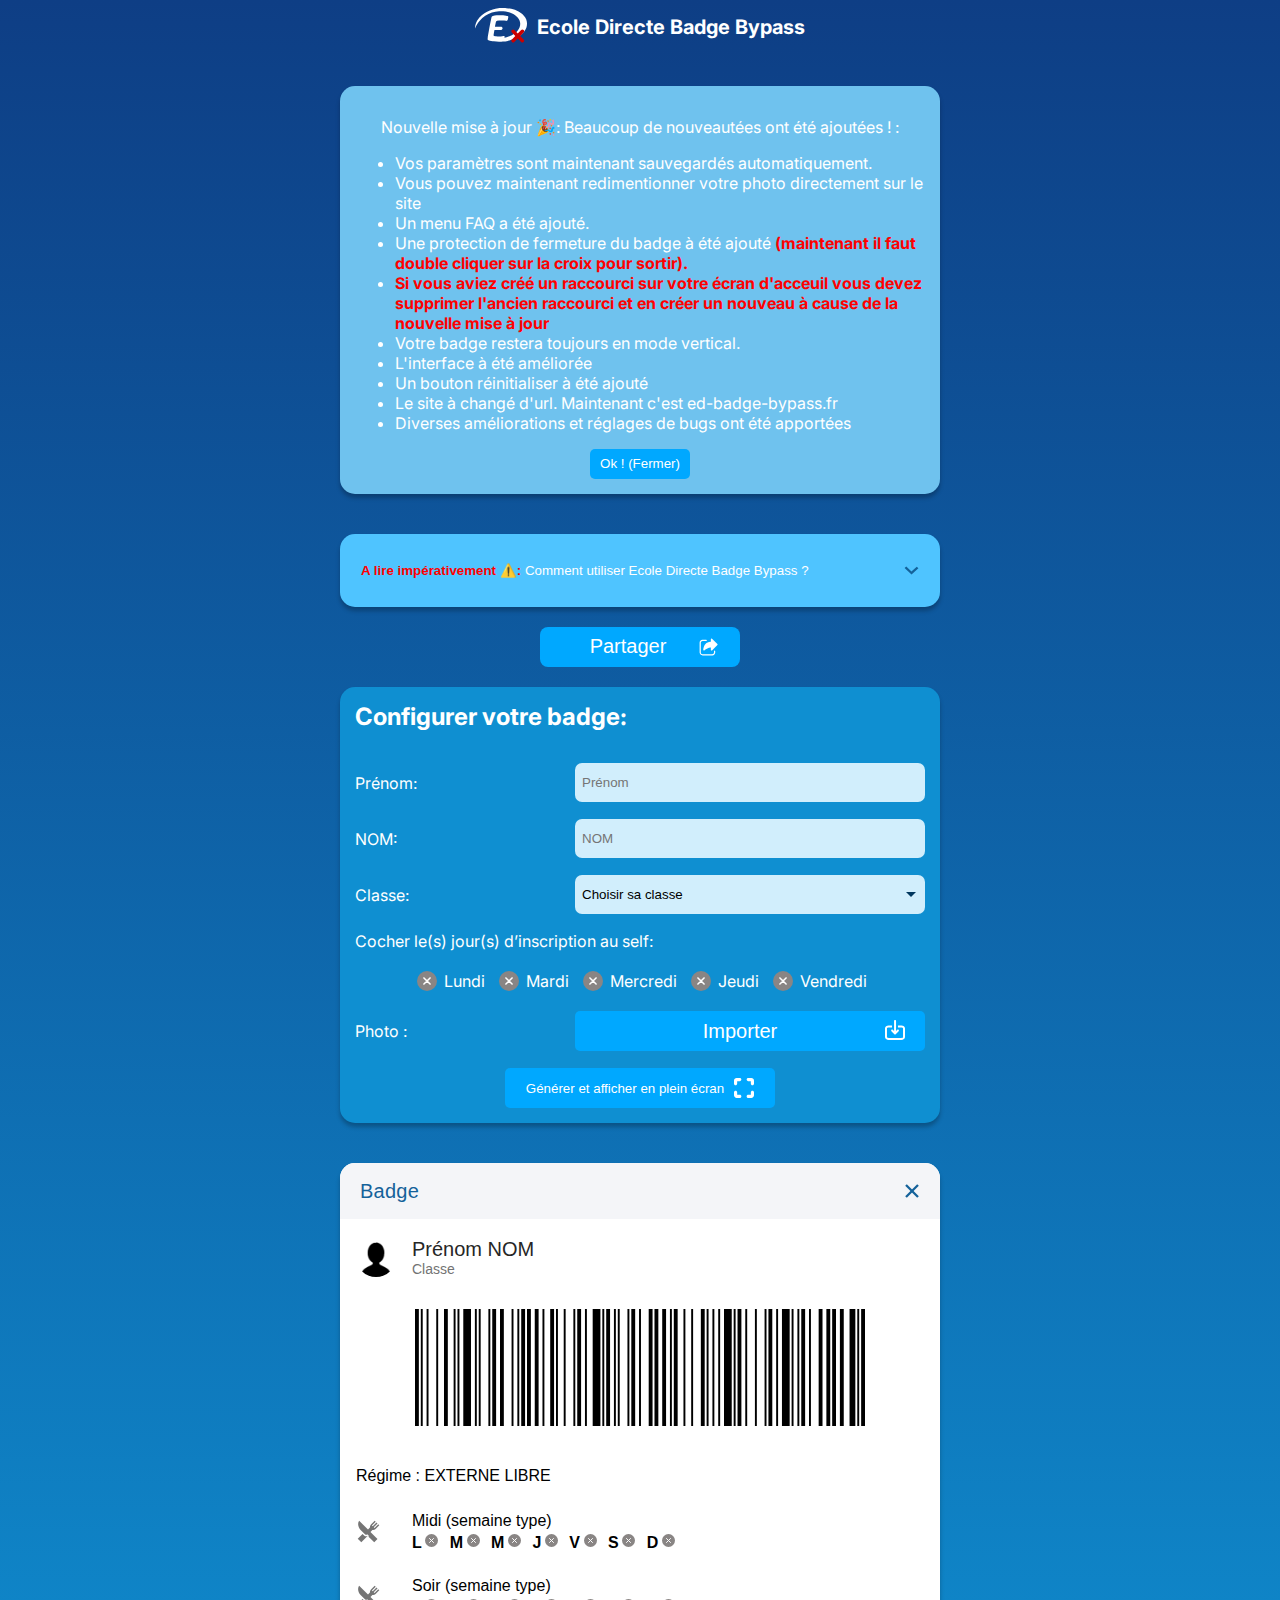
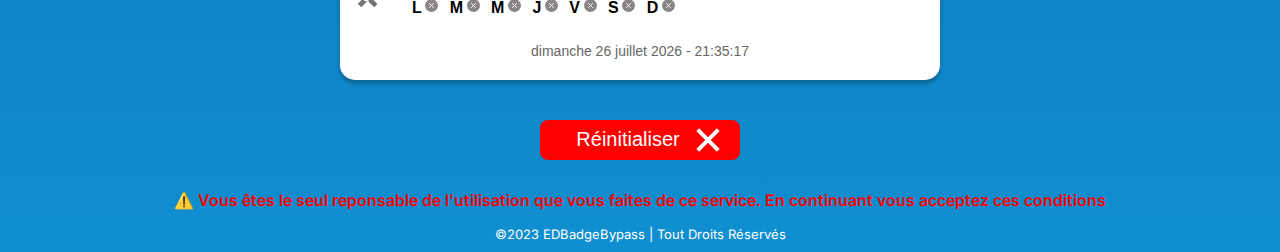
<file: index.html>
<!DOCTYPE html>
<html lang="en">

<head>
    <meta charset="UTF-8">
    <meta http-equiv="X-UA-Compatible" content="IE=edge">
    <meta name="viewport" content="width=device-width, initial-scale=1.0">
    <title>Ecole Directe Badge Bypass</title>
    <link rel="icon" href="images/logo3test.svg" type="image/svg+xml">
    <link type="text/css" rel="stylesheet" href="style.css">
    <link rel="stylesheet" href="https://fonts.googleapis.com/css?family=Inter">
    <meta name="apple-mobile-web-app-capable" content="yes">
    <meta name="theme-color" content="#f4f5f8" />
    <link rel="apple-touch-icon" href="icon.png">
    <link rel="stylesheet" href="https://cdnjs.cloudflare.com/ajax/libs/font-awesome/5.15.3/css/all.min.css">

    <!-- Google tag (gtag.js) -->
    <script async src="https://www.googletagmanager.com/gtag/js?id=G-3LVTY5N4B1"></script>
    <script>
        window.dataLayer = window.dataLayer || [];
        function gtag() { dataLayer.push(arguments); }
        gtag('js', new Date());

        gtag('config', 'G-3LVTY5N4B1');
    </script>

</head>
<!-- top bar grise sur iphone plus gros logo iphone  -->

<body>
    <div id="background" class="background">
        <header>
            <div onclick="redirecttogif()" class="container">
                <div class="logo">
                    <img src="images/logo.svg" alt="logo">
                </div>
                <div class="title">
                    <h1>Ecole Directe Badge Bypass</h1>
                </div>
            </div>

        </header>
        <div class="loader">
            <img src="images/logo.svg" alt="logo">
        </div>
        <div class="content">
            <div class="popup" id="container">
                <div class="padding" style="display: block;">
                    <p class="popuptext">Nouvelle mise à jour 🎉: Beaucoup de nouveautées ont été ajoutées ! :
                    <ul>
                        <li>Vos
                            paramètres sont maintenant sauvegardés automatiquement.</li>
                        <li> Vous pouvez maintenant redimentionner
                            votre photo directement sur le site</li>
                        <li>Un menu FAQ a été ajouté.</li>
                        <li>Une protection de fermeture du badge à été ajouté
                            <strong style="color:red">(maintenant il faut double cliquer sur la croix pour sortir).
                        </li>
                        <li> Si vous aviez créé un raccourci sur votre écran d'acceuil vous devez supprimer l'ancien
                            raccourci et en créer un nouveau à cause de la nouvelle mise à jour</strong></li>
                        <li> Votre badge restera toujours en
                            mode vertical.</li>
                        <li>L'interface à été améliorée</li>
                        <li>Un bouton réinitialiser à été ajouté</li>
                        <li> Le site à changé d'url. Maintenant c'est ed-badge-bypass.fr</li>
                        <li>Diverses améliorations et réglages de bugs ont été apportées</li>
                    </ul>
                    </p>
                    <button onclick="hide()" class="popupclose">Ok ! (Fermer)</button>
                </div>
            </div>

            <div id="faq" class="faq-menu">
                <div class="padding" style="display: block">
                    <button class="toggle-faq-button" onclick="toggleFaq()">
                        <div class="faq-button-content">
                            <p><strong style="color: red;">A lire impérativement ⚠️:</strong> Comment utiliser Ecole
                                Directe Badge Bypass ?
                            </p>
                            <img src="images/Sharp_arrow.svg" class="arrow-icon"></img>
                        </div>
                    </button>
                    <div class="faq-content" style="max-height: 0;">
                        <div class="padding" style="display: block">
                            <h2>FAQ - Comment utiliser Ecole Directe Badge Bypass correctement ?</h2>
                            <ul>
                                <li><strong>Q :</strong> A quoi sa sert ?</li>
                                <li><strong>R :</strong> Ce site internet vous permet de <strong>créer un badge Ecole
                                        Directe Personnalisé</strong> si école directe ne fonctionne pas par exemple.
                                    L'utilisation que vous en faites n'engages que
                                    vous
                                    et ne me regarde pas</li>
                                <br>
                                <li><strong>Q :</strong> Ceci permet il de remplacer un badge école directe classique ?
                                </li>
                                <li><strong>R :</strong> <strong>Non.</strong> L'utilisation que vous faites de ce
                                    service n'engage que vous</li>
                                <br>
                                <li><strong>Q :</strong> Comment l'utiliser ?</li>
                                <li><strong>R :</strong> <strong>Remplissez les champs avec vos informations, puis
                                        cliquez sur
                                        "générer et afficher en plein écran"</strong> pour afficher votre badge comme
                                    sur école
                                    directe.</li>
                                <br>
                                <li><strong>Q :</strong> Comment sortir du mode plein écran ?</li>
                                <li><strong>R :</strong> Pour sortir du mode plein écran vous devez <strong>appuyer 2
                                        fois sur la croix en
                                        haut à
                                        droite</strong></li>
                                <br>
                                <li><strong>Q :</strong> Sa ne marche pas sur mon iPhone ! </li>
                                <li><strong>R :</strong> Le mode plein écran n'est pas disponible sur iPhone à cause
                                    d'une
                                    limitation d'iOS. Pour contourner ce problème, vous pouvez <strong>ajouter le site à
                                        votre écran d'accueil</strong> en suivant les étapes décrites plus bas</li>
                                <br>
                                <li><strong>Q :</strong> Comment récupérer ma photo Ecole Directe ?</li>
                                <li><strong>R :</strong> Vous pouvez récupérer votre photo Ecole Directe en
                                    <strong>prenant
                                        une capture d'écran de votre badge et en rognant la capture d'écran autour de
                                        votre
                                        photo.</strong> Si vous avez déja récupérer la photo autrement vous pouvez
                                    l'utiliser. Sinon vous pouvez utiliser un selfie ou laisser sans photo mais cela
                                    sera
                                    moins ressemblant au vrai badge. Un système sera implémenté dans le futur pour
                                    récupére
                                    la photo automatiquement
                                </li>
                                <br>
                                <li><strong>Q :</strong> Je ne trouve pas ma classe dans la liste !</li>
                                <li><strong>R :</strong> Si vous ne trouvez pas votre classe dans la liste, vous pouvez
                                    <strong>choisir "Classe non proposée ?" et écrire votre classe</strong> dans le
                                    champ
                                    qui apparaitra.
                                </li>
                                <br>
                                <li><strong>Q :</strong> Est ce que le code barre marche ?</li>
                                <li><strong>R :</strong> <strong>Non</strong>, le code barre ne marche pas. Il est juste
                                    là
                                    pour faire plus réaliste. Il n'est pas prévu d'en faire un fonctionnel</li>
                                <br>
                                <li><strong>Q :</strong> Est ce que je peux utiliser ce badge pour aller au self ?</li>
                                <li><strong>R :</strong> <strong>Non</strong>, ce badge n'est pas fonctionnel. Il est
                                    juste
                                    là pour faire plus réaliste. Il n'est pas prévu d'en faire un fonctionnel</li>
                                <br>
                                <li><strong>Q :</strong> Est ce que je dois réentrer mes informations à chaque fois ?
                                </li>
                                <li><strong>R :</strong> <strong>Non</strong>, vos informations sont sauvegardées
                                    automatiquement, même votre photo. Vous pouvez les modifier à tout moment</li>
                                <br>
                                <li><strong>Q :</strong> Est-ce sécurisé ?</li>
                                <li><strong>R :</strong> <strong>Oui</strong>, vos informations sont sauvegardées dans
                                    votre
                                    navigateur et ne sont pas envoyées sur un serveur. Vous pouvez vérifier en regardant
                                    le
                                    code source de la page</li>
                                <!-- Ajoutez d'autres questions et réponses ici -->
                            </ul>
                        </div>
                    </div>
                </div>
            </div>
            <div>
                <button id="openModalBtn" class="share">Partager <img src="shareicn.svg"></button>
            </div>
            <div class="badgeconfig">
                <div class="padding">
                    <h2>Configurer votre badge:</h2>
                    <label for="prenom">Prénom:</label>
                    <input oninput="update()" type="text" id="prenom" name="prenom" placeholder="Prénom">
                    <label for="nom">NOM:</label>
                    <input oninput="update()" type="text" id="nom" name="nom" placeholder="NOM">
                    <label for="classe">Classe:</label>
                    <select oninput="update()" name="classe" id="classe">
                        <option value="Classe">Choisir sa classe</option>
                        <option value="custom">Classe non proposée ?</option>
                        <option value="Sixième 1">Sixième 1</option>
                        <option value="Sixième 2">Sixième 2</option>
                        <option value="Sixième 3">Sixième 3</option>
                        <option value="Sixième 4">Sixième 4</option>
                        <option value="Sixième 5">Sixième 5</option>
                        <option value="Cinquième 1">Cinquième 1</option>
                        <option value="Cinquième 2">Cinquième 2</option>
                        <option value="Cinquième 3">Cinquième 3</option>
                        <option value="Cinquième 4">Cinquième 4</option>
                        <option value="Cinquième 5">Cinquième 5</option>
                        <option value="Quatrième 1">Quatrième 1</option>
                        <option value="Quatrième 2">Quatrième 2</option>
                        <option value="Quatrième 3">Quatrième 3</option>
                        <option value="Quatrième 4">Quatrième 4</option>
                        <option value="Quatrième 5">Quatrième 5</option>
                        <option value="Troisième 1">Troisième 1</option>
                        <option value="Troisième 2">Troisième 2</option>
                        <option value="Troisième 3">Troisième 3</option>
                        <option value="Troisième 4">Troisième 4</option>
                        <option value="Troisième 5">Troisième 5</option>
                        <option value="Seconde 1">Seconde 1</option>
                        <option value="Seconde 2">Seconde 2</option>
                        <option value="Seconde 3">Seconde 3</option>
                        <option value="Seconde 4">Seconde 4</option>
                        <option value="Seconde 5">Seconde 5</option>
                        <option value="Seconde 6">Seconde 6</option>
                        <option value="Seconde 7">Seconde 7</option>
                        <option value="Seconde 8">Seconde 8</option>
                        <option value="Première G1">Première G1</option>
                        <option value="Première G2">Première G2</option>
                        <option value="Première G3">Première G3</option>
                        <option value="Première G4">Première G4</option>
                        <option value="Première G5">Première G5</option>
                        <option value="Première G6">Première G6</option>
                        <option value="Première G7">Première G7</option>
                        <option value="Première G8">Première G8</option>
                        <option value="Première G9">Première G9</option>
                        <option value="Première STI2D">Première STI2D</option>
                        <option value="Terminale G1">Terminale G1</option>
                        <option value="Terminale G2">Terminale G2</option>
                        <option value="Terminale G3">Terminale G3</option>
                        <option value="Terminale G4">Terminale G4</option>
                        <option value="Terminale G5">Terminale G5</option>
                        <option value="Terminale G6">Terminale G6</option>
                        <option value="Terminale G7">Terminale G7</option>
                        <option value="Terminale G8">Terminale G8</option>
                        <option value="Terminale G9">Terminale G9</option>
                        <option value="Terminale STI2D">Terminale STI2D</option>
                    </select>
                    <input oninput="update()" type="text" id="customclasse" name="customclasse"
                        placeholder="Classe personnalisée...">
                    <label class="labeljours" for="annee">Cocher le(s) jour(s) d’inscription au self:</label>
                    <div class="checkbox">
                        <div class="gab">
                            <input oninput="update()" type="checkbox" id="lundi" name="lundi">
                            <label for="lundi">Lundi</label>
                        </div>
                        <div class="gab"><input oninput="update()" type="checkbox" id="mardi" name="mardi">
                            <label for="mardi">Mardi</label>
                        </div>
                        <div class="gab"><input oninput="update()" type="checkbox" id="mercredi" name="mercredi">
                            <label for="mercredi">Mercredi</label>
                        </div>
                        <div class="gab"><input oninput="update()" type="checkbox" id="jeudi" name="jeudi">
                            <label for="jeudi">Jeudi</label>
                        </div>
                        <div class="gab"><input oninput="update()" type="checkbox" id="vendredi" name="vendredi">
                            <label for="vendredi">Vendredi</label>
                        </div>
                    </div>
                    <label id="item" for="date">Photo :</label>
                    <div class="importwarper"> <button style="display:block;width:100%;" class="importbtn"><input
                                oninput="update()" type="file" id="photo" name="photo" accept="image/*">Importer<img
                                class="importimg" src="images/import.svg"></button></div>
                                                    <!-- <p>Ou se connecter à Ecole Directe pour récupérer la photo automatiquement :</p>
                                                                <div class="ecoledirecte">
                                                                    <input type="text" id="identifiant" name="identifiant" placeholder="Identifiant">
                                                                    <input type="password" id="motdepasse" name="motdepasse" placeholder="Mot de passe">
                                                                    <button onclick="login()" class="submit" type="submit">Récupérer la photo</button>
                                                                </div> -->
                    <div id="cropContainer" style="display: none;grid-column: 1/3;">
                        <div id="upload-demo"></div>
                        <button style="display: block;width: 100%;min-width: auto;margin-bottom: 10px;max-width: 270px;"
                            id="cropImageBtn">Ok (rogner)</button>
                        <button style="display: block;width: 100%;min-width: auto;max-width: 270px;"
                            id="cancelCropBtn">Annuler (ne pas rogner appliquer tel quel)</button>
                    </div>
                    <button onclick="openFullscreen();" class="submit" type="submit">Générer et afficher en plein
                        écran<img class="fullscreen" src="images/fullscreen.svg"></button>
                </div>
            </div>
            <div class="iphonewarning">
                <p>Le fullscreen n'est pas disponible sur iPhone à cause d'une limitation d'iOS. Pour contourner ce
                    problème, vous pouvez ajouter le site à votre écran d'accueil.</p>
                <ul>
                    <li>Cliquez sur partager</li>
                    <li>Cliquez sur ajouter à l'écran d'accueil</li>
                    <li>Ouvrir le site depuis l'écran d'acceuil</li>
                    <li>Enfin remplir à nouveau les informations et cliquez sur générer</li>
                </ul>
                </p>
            </div>
            <div class="badgepreview">
                <div class="header">
                    <h1 class="headerh1">Badge</h1>
                    <img id="closeButton" src="images/close.svg" alt="close">
                </div>
                <div class="maininfos">
                    <img id="photopreview" class="photo" src="images/eleve-h.png" alt="photo">
                    <div class="infos">
                        <h2 id="prenometnom">Prénom NOM</h2>
                        <h3 id="classepreview">Classe</h3>
                    </div>

                </div>
                <div class="codebar">
                    <img src="images/codebar.svg" alt="codebar">
                </div>
                <div class="regime">
                    <h2 id="regime">Régime : REGIME X JOURS</h2>
                </div>
                <div class="repas">
                    <div class="midi">
                        <img class="midiimg" src="images/restaurant-sharp.svg" alt="repas">
                        <div class="jours">
                            <h2>Midi (semaine type)</h2>
                            <div class="jourslist">
                                <div>L<img id="previewlundi" class="yes" src="images/no.svg"></div>
                                <div>M<img id="previewmardi" class="yes" src="images/no.svg"></div>
                                <div>M<img id="previewmercredi" class="yes" src="images/no.svg"></div>
                                <div>J<img id="previewjeudi" class="yes" src="images/no.svg"></div>
                                <div>V<img id="previewvendredi" class="yes" src="images/no.svg"></div>
                                <div>S<img id="previewsamedi" class="yes" src="images/no.svg"></div>
                                <div>D<img id="previewdimanche" class="yes" src="images/no.svg"></div>
                            </div>
                        </div>
                    </div>
                    <div class="midi">
                        <img class="midiimg" src="images/restaurant-sharp.svg" alt="repas">
                        <div class="jours">
                            <h2>Soir (semaine type)</h2>
                            <div class="jourslist">
                                <div>L<img class="yes" src="images/no.svg"></div>
                                <div>M<img class="yes" src="images/no.svg"></div>
                                <div>M<img class="yes" src="images/no.svg"></div>
                                <div>J<img class="yes" src="images/no.svg"></div>
                                <div>V<img class="yes" src="images/no.svg"></div>
                                <div>S<img class="yes" src="images/no.svg"></div>
                                <div>D<img class="yes" src="images/no.svg"></div>
                            </div>
                        </div>
                    </div>
                </div>
                <div class="date">
                    <p id="date">jour de la semaine jour mois année - heures:minutes:secondes</p>
                </div>
            </div>
            <div id="myModal" class="modal">
                <!-- Modal content -->
                <div class="modal-content">
                    <span class="close" id="closeModalBtn">&times;</span>
                    <h2>Partager: Merci de partager notre site !</h2>
                    <div class="input-container">
                        <input type="text" id="websiteLink" readonly value="https://ed-badge-bypass.fr">
                        <button id="copyButton"><i class="far fa-copy"></i></button>
                    </div>
                    <div id="qrCodeContainer">
                        <!-- SVG QR Code image goes here -->
                        <img src="share.svg" alt="QR Code">
                    </div>
                </div>
            </div>
            <div id="resetdiv" style="margin: auto;width: 200px;margin-top:40px"><button onclick="reset()"
                    class="reset">Réinitialiser<img src="images/reset.svg"> </button></div>
        </div>
        <div class="footer">
            <p class="disclaimer">⚠️ Vous êtes le seul reponsable de l'utilisation que vous faites de
                ce service. En continuant vous acceptez ces conditions</p>
            <p class="credits">©2023 EDBadgeBypass | Tout Droits Réservés</p>
        </div>
        <script src="croppie.js"></script>
        <link rel="stylesheet" href="croppie.css" />
        <script>

                // function login() {
                //         identifiant = document.getElementById("identifiant").value;
                //         motdepasse = document.getElementById("motdepasse").value;
                //         console.log(identifiant);
                //         console.log(motdepasse);
                //         var request = new XMLHttpRequest();
                //         request.open('POST', 'https://api.ecoledirecte.com/v3/login.awp', true);
                //         request.setRequestHeader('Content-Type', 'application/x-www-form-urlencoded; charset=UTF-8');
                //         request.send('data={"identifiant": "' + identifiant + '","motdepasse": "' + motdepasse + '" , "isRelogin": false, "uuid": ""}');
                //         request.onload = function () {
                //             var data = JSON.parse(this.response);
                //             if (data.code === 250) {
                //                 console.log("double auth qcm")
                //                 var token = data.token;
                //                 var request2 = new XMLHttpRequest();
                //                 request2.open('GET', 'https://api.ecoledirecte.com/v3/connexion/doubleauth.awp', true);
                //                 request2.setRequestHeader('Content-Type', 'application/x-www-form-urlencoded; charset=UTF-8');
                //                 request2.send();
                //                 request2.onload = function () {
                //                     var data2 = JSON.parse(this.response);
                //                     console.log(data2);
                //                 }
                //             }
                //         };
                //     }

                            // async function login() {
                            //         const identifiant = document.getElementById("identifiant").value;
                            //         const motdepasse = document.getElementById("motdepasse").value;

                            //         const data = {
                            //             identifiant: identifiant,
                            //             motdepasse: motdepasse,
                            //             isRelogin: false,
                            //             uuid: ""
                            //         };

                            //         try {
                            //             const response = await fetch('https://api.ecoledirecte.com/v3/login.awp', {
                            //                 method: 'POST',
                            //                 headers: {
                            //                     'Content-Type': 'application/x-www-form-urlencoded; charset=UTF-8'
                            //                 },
                            //                 body: JSON.stringify(data)
                            //             });

                            //             const result = await response.json();

                            //             if (result.code === 200) {
                            //                 const photoUrl = result.data.accounts[0].profile.photo;
                            //                 window.location.href = "https:" + photoUrl;
                            //             } else {
                            //                 alert('Erreur: ' + result.message);
                            //             }
                            //         } catch (error) {
                            //             console.error('Erreur:', error);
                            //         }
                            //     }



            var $uploadCrop;
            var rawImg;

            function readFile(input) {
                if (input.files && input.files[0]) {
                    var reader = new FileReader();
                    reader.onload = function (e) {
                        rawImg = e.target.result;
                        showCropContainer();
                    }
                    reader.readAsDataURL(input.files[0]);
                } else {
                    alert("Sorry - your browser doesn't support the FileReader API");
                }
            }

            function showCropContainer() {
                document.getElementById("cropContainer").style.display = "block";
                $uploadCrop = new Croppie(document.getElementById('upload-demo'), {
                    viewport: {
                        width: 150,
                        height: 150,
                        type: 'circle',
                    },
                    boundary: {
                        width: 250,
                        height: 250
                    },
                    enableExif: true
                });
                $uploadCrop.bind({
                    url: rawImg
                });
            }

            document.getElementById('photo').addEventListener('change', function () {
                try { $uploadCrop.destroy(); }
                catch (error) { }
                readFile(this);
            });

            document.getElementById('cropImageBtn').addEventListener('click', function () {
                $uploadCrop.result('base64').then(function (resp) {
                    document.getElementById("photopreview").src = resp;
                    localStorage.setItem('photo', resp);
                    document.getElementById('cropContainer').style.display = 'none';
                    document.getElementById('photo').value = ''; // Clear input
                    $uploadCrop.destroy();
                });
            });

            document.getElementById('cancelCropBtn').addEventListener('click', function () {
                $uploadCrop.destroy();
                document.getElementById('cropContainer').style.display = 'none';
                document.getElementById('photo').value = ''; // Clear input
            });
        </script>
        <style id="fixlandscape">
            @media screen and (orientation: landscape) {
                html:fullscreen .badgepreview {
                    transform: rotate(90deg);
                    transform-origin: center center;
                    width: 100vh;
                    height: 100vw;
                }

            }
        </style>
        <script>
            // Get the modal and buttons
            const modal = document.getElementById("myModal");
            const openModalBtn = document.getElementById("openModalBtn");
            const closeModalBtn = document.getElementById("closeModalBtn");
            const copyButton = document.getElementById("copyButton");
            const websiteLink = document.getElementById("websiteLink");

            // Open the modal
            openModalBtn.addEventListener("click", () => {
                window.scrollTo({ top: 0 })
                modal.style.display = "block";
                setTimeout(() => {
                    modal.classList.add("open");
                    //disable scrolling body overflow hidden when modal is open
                    document.body.style.overflow = "hidden";
                }, 10); // Delay adding the "open" class for the animation to work
            });

            // Close the modal when clicking the close button
            closeModalBtn.addEventListener("click", () => {
                modal.classList.add("close");
                setTimeout(() => {
                    modal.style.display = "none";
                    modal.classList.remove("close");
                    modal.classList.remove("open"); // Remove the "open" class after the animation
                    //enable scrolling body overflow auto when modal is closed
                    document.body.style.overflow = "auto";
                }, 300); // Delay the removal of "close" class for the animation to finish
            });

            // Close the modal when clicking outside of it
            window.addEventListener("click", (event) => {
                if (event.target == modal) {
                    modal.classList.add("close");
                    setTimeout(() => {
                        modal.style.display = "none";
                        modal.classList.remove("close");
                        modal.classList.remove("open"); // Remove the "open" class after the animation
                        //enable scrolling body overflow auto when modal is closed
                        document.body.style.overflow = "auto";
                    }, 300); // Delay the removal of "close" class for the animation to finish
                }
            });

            // Copy the website link to the clipboard
            copyButton.addEventListener("click", () => {
                websiteLink.select();
                document.execCommand("copy");
                if (navigator.share) {
                    navigator
                        .share({
                            title: "Partager le lien du site",
                            url: websiteLink.value,
                        })
                        .then(() => {
                            console.log("Thanks for sharing!");
                        })
                        .catch(console.error);
                }
            });

            function redirecttogif() {
                window.location.href = "https://www.youtube.com/watch?v=dQw4w9WgXcQ";
            }

            if (/Android|webOS|iPhone|iPad|iPod|BlackBerry|IEMobile|Opera Mini/i.test(navigator.userAgent)) {
            }
            else {
                //cancel this @media screen and (orientation: landscape) {     html:fullscreen .badgepreview {         transform: rotate(90deg);         transform-origin: center center;          width: 100vh;         height: 100vw;     }      }
                document.getElementById("fixlandscape").innerHTML = "";
            }

            //if scroll show the loader again
            var prevWidth = window.innerWidth;

            localStorage.getItem('hide') === 'true' ? document.getElementById("container").style.display = "none" : document.getElementById("container").style.display = "block";

            function reset() {
                localStorage.clear();
                location.reload();
            }

            setTimeout(function () {
                document.querySelector('.loader').style.opacity = "0";
                setTimeout(function () {
                    document.querySelector('.loader').style.display = "none";
                }, 500);
            }, 500);

            function toggleFaq() {
                var faqContent = document.querySelector('.faq-content');
                var arrowIcon = document.querySelector('.arrow-icon');

                //get the height of the element's inner content, because it can change depending on user screen width so get the height of the inner content everytime the button is clicked
                if (faqContent.style.maxHeight === '0px' || faqContent.style.maxHeight === '') {
                    console.log("open");
                    faqContent.style.maxHeight = "3000px";
                    arrowIcon.style.transform = 'rotate(180deg)'; // Rotation de 90 degrés lorsque la FAQ est ouverte
                } else {
                    console.log("close");
                    faqContent.style.maxHeight = '0px';
                    arrowIcon.style.transform = 'rotate(0deg)'; // Rotation de 0 degré lorsque la FAQ est fermée
                }
            }

            function hide() {
                var popup = document.getElementById("container");
                let root = document.documentElement;
                root.style.setProperty('--popup-height', popup.offsetHeight + "px");
                console.log(popup.offsetHeight);
                popup.classList.add("popup-closing");

                // Wait for the transition to complete before hiding the popup
                setTimeout(function () {
                    popup.style.display = "none";
                }, 1000);
                // Adjust the time to match your CSS transition time
                localStorage.setItem('hide', true);
            }

            //if the user is on iphone, display a warning
            if (navigator.userAgent.indexOf('iPhone') != -1) {
                document.getElementsByClassName("iphonewarning")[0].style.display = "block";
                document.getElementsByClassName("headerh1")[0].style.margin = "auto";
                document.getElementsByClassName("midiimg")[0].src = "images/restaurant-iphone.svg";
                document.getElementsByClassName("midiimg")[1].src = "images/restaurant-iphone.svg";
            }
            function affichZero(nombre) {

                return nombre < 10 ? '0' + nombre : nombre;
            }
            function dateEtHeure() {
                let cejour = new Date();
                let options = { weekday: "long", year: "numeric", month: "long", day: "numeric", };
                let date = cejour.toLocaleDateString("fr-FR", options);

                const infos = new Date();
                document.getElementById('date').innerHTML = date + " " + "-" + ' ' + affichZero(infos.getHours()) + ':' + affichZero(infos.getMinutes()) + ":" + affichZero(infos.getSeconds());
            }


            window.onload = function () {
                document.getElementById("prenom").value = localStorage.getItem('prenom') || '';
                document.getElementById("nom").value = localStorage.getItem('nom') || '';
                document.getElementById("classe").value = localStorage.getItem('classe') || 'Classe';
                document.getElementById("customclasse").value = localStorage.getItem('customclasse') || '';
                document.getElementById("lundi").checked = localStorage.getItem('lundi') === 'true';
                document.getElementById("mardi").checked = localStorage.getItem('mardi') === 'true';
                document.getElementById("mercredi").checked = localStorage.getItem('mercredi') === 'true';
                document.getElementById("jeudi").checked = localStorage.getItem('jeudi') === 'true';
                document.getElementById("vendredi").checked = localStorage.getItem('vendredi') === 'true';
                document.getElementById("photopreview").src = localStorage.getItem('photo') || 'images/eleve-h.png';
                update();
                setInterval("dateEtHeure()", 100);
            };
            var prenom = document.getElementById("prenom").value.charAt(0).toUpperCase() + document.getElementById("prenom").value.slice(1);
            document.getElementById("prenom").value = prenom;
            var nom = document.getElementById("nom").value.toUpperCase();
            document.getElementById("nom").value = nom;
            var classe = document.getElementById("classe").value;
            if (classe == "custom") {
                document.getElementById("customclasse").style.display = "block";
                classe = document.getElementById("customclasse").value;
            }
            else {
                document.getElementById("customclasse").style.display = "none";
            }
            var lundi = document.getElementById("lundi").checked;
            var mardi = document.getElementById("mardi").checked;
            var mercredi = document.getElementById("mercredi").checked;
            var jeudi = document.getElementById("jeudi").checked;
            var vendredi = document.getElementById("vendredi").checked;

            function update() {
                nbjoursexterne = 0;
                var prenom = document.getElementById("prenom").value.charAt(0).toUpperCase() + document.getElementById("prenom").value.slice(1);
                document.getElementById("prenom").value = prenom;
                var nom = document.getElementById("nom").value.toUpperCase();
                document.getElementById("nom").value = nom;
                var classe = document.getElementById("classe").value;
                if (classe == "custom") {
                    document.getElementById("customclasse").style.display = "block";
                    classe = document.getElementById("customclasse").value;
                }
                else {
                    document.getElementById("customclasse").style.display = "none";
                }
                var lundi = document.getElementById("lundi").checked;
                var mardi = document.getElementById("mardi").checked;
                var mercredi = document.getElementById("mercredi").checked;
                var jeudi = document.getElementById("jeudi").checked;
                var vendredi = document.getElementById("vendredi").checked;
                const [file] = document.getElementById("photo").files;
                if (prenom == "") {
                    prenom = "Prénom";
                }
                if (nom == "") {
                    nom = "NOM";
                }
                if (classe == "") {
                    classe = "Classe";
                }
                document.getElementById("prenometnom").innerHTML = prenom + " " + nom;
                try {
                    document.getElementById("photopreview").src = URL.createObjectURL(file);
                    //convert the image to base64
                    var reader = new FileReader();
                    reader.readAsDataURL(file);
                    reader.onload = function () {
                        var base64 = reader.result;
                        localStorage.setItem('photo', base64);
                    };

                } catch (error) { console.log("pas de photo") }
                document.getElementById("classepreview").innerHTML = classe;
                if (lundi == true) {
                    console.log("lundi");
                    document.getElementById("previewlundi").src = "images/yes.svg";
                    nbjoursexterne = nbjoursexterne + 1;
                } else {
                    document.getElementById("previewlundi").src = "images/no.svg";
                }
                if (mardi == true) {
                    console.log("mardi");
                    document.getElementById("previewmardi").src = "images/yes.svg";
                    nbjoursexterne = nbjoursexterne + 1;
                } else {
                    document.getElementById("previewmardi").src = "images/no.svg";
                }
                if (mercredi == true) {
                    console.log("mercredi");
                    document.getElementById("previewmercredi").src = "images/yes.svg";
                    nbjoursexterne = nbjoursexterne + 1;
                } else {
                    document.getElementById("previewmercredi").src = "images/no.svg";
                }
                if (jeudi == true) {
                    console.log("jeudi");
                    document.getElementById("previewjeudi").src = "images/yes.svg";
                    nbjoursexterne = nbjoursexterne + 1;
                } else {
                    document.getElementById("previewjeudi").src = "images/no.svg";
                }
                if (vendredi == true) {
                    console.log("vendredi");
                    document.getElementById("previewvendredi").src = "images/yes.svg";
                    nbjoursexterne = nbjoursexterne + 1;
                } else {
                    document.getElementById("previewvendredi").src = "images/no.svg";
                }
                if (lundi == false && mardi == false && mercredi == false && jeudi == false && vendredi == false) { regime = "EXTERNE LIBRE" } else { regime = "DEMI PENSIONNAIRE " + nbjoursexterne + " JOURS" }
                document.getElementById("regime").innerHTML = "Régime : " + regime;

                localStorage.setItem('prenom', document.getElementById("prenom").value);
                localStorage.setItem('nom', document.getElementById("nom").value);
                localStorage.setItem('classe', document.getElementById("classe").value);
                localStorage.setItem('customclasse', document.getElementById("customclasse").value);
                localStorage.setItem('lundi', document.getElementById("lundi").checked);
                localStorage.setItem('mardi', document.getElementById("mardi").checked);
                localStorage.setItem('mercredi', document.getElementById("mercredi").checked);
                localStorage.setItem('jeudi', document.getElementById("jeudi").checked);
                localStorage.setItem('vendredi', document.getElementById("vendredi").checked);
            }

            function openFullscreen() {
                update();
                document.getElementById("cropContainer").style.display = "none";
                var elem = document.documentElement;
                document.body.scrollTop = 0; // For Safari
                document.documentElement.scrollTop = 0; // For Chrome, Firefox, IE and Opera
                //if the user is on iphone, add the class fullscreen to the preview
                if (navigator.userAgent.indexOf('iPhone') != -1) {
                    document.getElementsByClassName("badgepreview")[0].classList.add("fullscreenfixpreview");
                    document.getElementsByClassName("header")[0].classList.add("fullscreenfixheader");
                    document.getElementsByTagName("html")[0].classList.add("fullscreenfixhtml");
                    document.body.classList.add("fullscreenfixbody");
                    document.getElementsByClassName("iphonewarning")[0].style.display = "none";
                    document.getElementsByTagName("header")[0].classList.add("fullscreenheaderfix");
                    document.getElementsByClassName("footer")[0].classList.add("fullscreenfooterfix");
                    document.getElementsByClassName("badgeconfig")[0].classList.add("fullscreenbadgeconfigfix");
                    document.getElementsByClassName("faq-menu")[0].classList.add("fullscreenfaqmenufix");
                    document.getElementsByClassName("popup")[0].classList.add("fullscreenpopupfix");
                    document.getElementById("fixlandscape").innerHTML = "@media screen and (orientation: landscape) {.badgepreview {transform: rotate(90deg);transform-origin: center center; width: 100vh;height: 100vw;}}"
                    document.getElementById("resetdiv").classList.add("fullscreenresetfix");
                } else if (elem.requestFullscreen) {
                    elem.requestFullscreen();
                } else if (elem.webkitRequestFullscreen) {
                    elem.webkitRequestFullscreen();
                } else if (elem.msRequestFullscreen) {
                    elem.msRequestFullscreen();
                }
            }

            let clickCount = 0;
            let lastClickTime = 0;
            const closeButton = document.getElementById("closeButton");

            // For desktop
            closeButton.addEventListener("click", checkDoubleClick);

            // For mobile
            closeButton.addEventListener("touchstart", handleTouchStart);

            function checkDoubleClick() {
                const currentTime = new Date().getTime();

                // Check if it's a double click (two clicks within 500 milliseconds)
                if (currentTime - lastClickTime < 500) {
                    closeFullscreen(); // Execute your function here
                    // Reset the click count
                    clickCount = 0;
                } else {
                    // It's a single click, update the last click time and increment the click count
                    lastClickTime = currentTime;
                    clickCount++;
                }

                // Adjust the maximum click count as needed (2 for a double click)
                if (clickCount >= 2) {
                    clickCount = 0; // Reset the click count if it exceeds 2
                }
            }

            function handleTouchStart(event) {
                event.preventDefault();
                const currentTime = new Date().getTime();

                // Check if it's a double tap (two taps within 500 milliseconds)
                if (currentTime - lastClickTime < 500) {
                    closeFullscreen(); // Execute your function here
                    // Reset the click count
                    clickCount = 0;
                } else {
                    // It's a single tap, update the last click time and increment the click count
                    lastClickTime = currentTime;
                    clickCount++;
                }

                // Adjust the maximum click count as needed (2 for a double tap)
                if (clickCount >= 2) {
                    clickCount = 0; // Reset the click count if it exceeds 2
                }
            }

            function closeFullscreen() {
                //if the user is on iphone, remove the class fullscreen to the preview
                if (navigator.userAgent.indexOf('iPhone') != -1) {
                    document.getElementsByClassName("badgepreview")[0].classList.remove("fullscreenfixpreview");
                    document.getElementsByClassName("header")[0].classList.remove("fullscreenfixheader");
                    document.getElementsByTagName("html")[0].classList.remove("fullscreenfixhtml");
                    document.body.classList.remove("fullscreenfixbody");
                    document.getElementsByClassName("iphonewarning")[0].style.display = "block";
                    document.getElementsByTagName("header")[0].classList.remove("fullscreenheaderfix");
                    document.getElementsByClassName("footer")[0].classList.remove("fullscreenfooterfix");
                    document.getElementsByClassName("badgeconfig")[0].classList.remove("fullscreenbadgeconfigfix");
                    document.getElementsByClassName("faq-menu")[0].classList.remove("fullscreenfaqmenufix");
                    document.getElementsByClassName("popup")[0].classList.remove("fullscreenpopupfix");
                    document.getElementById("fixlandscape").innerHTML = "";
                    document.getElementById("resetdiv").classList.remove("fullscreenresetfix");
                } else if (document.exitFullscreen) {
                    document.exitFullscreen();
                } else if (document.webkitExitFullscreen) { /* Safari */
                    document.webkitExitFullscreen();
                } else if (document.msExitFullscreen) { /* IE11 */
                    document.msExitFullscreen();
                }
            }
        </script>
    </div>
</body>

</html>
</file>
<file: style.css>
body {
    height: 100vh;
    font-family: 'Inter';
    color: white;
    margin: 0;
}

.background {
    background: linear-gradient(180deg, #0E3E85 0%, #0F8FD1 100%);
    min-height: 100vh;
}

.container {
    display: flex;
    justify-content: center;
    align-items: center;
    max-width: 1000px;
    margin: 0 auto;
}

.title {
    font-family: 'Inter';
    font-style: normal;
    font-weight: 600;
    font-size: 10px;
    line-height: 29px;
}

.logo img {
    height: 35px;
    padding-right: 10px;
}

.content {
    margin-top: 30px;
    margin-bottom: 30px;
}

.badgeconfig {
    background: #0F8FD1;
    border-radius: 15px;
    width: 90%;
    max-width: 600px;
    margin: auto;
    max-width: 600px;
    margin: auto;
    margin-bottom: 40px;
    box-shadow: 0px 4px 4px rgba(0, 0, 0, 0.25);
    min-width: 332px;
}

.importwarper {
    position: relative;
    overflow: hidden;
}

.importbtn {
    border: 2px solid gray;
    color: gray;
    background-color: white;
    padding: 8px 20px;
    border-radius: 8px;
    font-size: 20px;
    font-weight: bold;
}

.importwarper input[type=file] {
    position: absolute;
    left: 0;
    top: 0;
    opacity: 0;
    height: 100%;
  width: 100%;
    cursor: pointer;
}

.importimg {
    width: 20px;
    height: 20px;
    float: right;
}

.badgeconfig h2 {
    margin: 0;
    grid-column: 1/3;
    padding-bottom: 15px;
}

.badgeconfig label,
input,
select {

    max-width: 371px;
}

.badgeconfig input[type="text"] {
    border-radius: 7px;
    border: none;
    background-color: #d1eefc;
    height: 25px;
    padding: 7px;
}

.badgeconfig input[type="text"]:focus {
    outline: 2px solid #006da3;
}

.badgeconfig select {
    border-radius: 7px;
    border: none;
    background-color: #d1eefc;
    height: 39px;
    padding: 7px;
    appearance: none;
    -webkit-appearance: none;
    -moz-appearance: none;
    /* add a custom arrow */
    background-image: url("data:image/svg+xml;utf8,<svg xmlns='http://www.w3.org/2000/svg' fill='%2300375e' width='10' height='5'><polygon points='0,0 10,0 5,5'/></svg>");
    background-repeat: no-repeat, repeat;
    background-position: right .7em top 50%, 0 0;
    background-size: .75em auto, 100%;

}

.badgeconfig select:focus {
    outline: 2px solid #006da3;
}

.badgeconfig input[type="checkbox"] {
    /* change the default checkbox with a custom image */
    appearance: none;
    -webkit-appearance: none;
    -moz-appearance: none;
    width: 20px;
    height: 20px;
    border: none;
    cursor: pointer;
    background: url("images/no.svg") no-repeat center center;
    background-size: 20px;
    margin-right: 7px;

}

.badgeconfig input[type="checkbox"]:checked {
    background: url("images/yes.svg") no-repeat center center;
    background-size: 20px;
}
.badgeconfig button {
    width: 270px;
    height: 40px;
    background: #00A8FF;
    border-radius: 5px;
    border: none;
    margin: auto;
    color: #FFFFFF;
    font-weight: 500;
    justify-content: center;
    align-items: center;
    display: flex;
    cursor: pointer;
    transition: all 0.3s ease-in-out;

}

.badgeconfig button:hover {
    background: #0095E0;
}

.fullscreen {
    padding-left: 10px;
}

.gab {
    align-items: center;
  display: flex;

}

.labeljours {
    grid-column: 1/3;
}

.checkbox {
    grid-column: 1/3;
    display: flex;
    width: 100%;
    overflow: hidden;
    word-wrap: none;
    white-space: nowrap;
    text-overflow: ellipsis;
    flex-wrap: wrap;
    justify-content: center;
    gap: 10px;
}

.submit {
    grid-column: 1/3;
}

.header {
    height: 56px;
    background: #F4F5F8;
    border-radius: 15px 15px 0px 0px;
    display: flex;
    align-items: center;
    justify-content: space-between;
    padding-right: 21px;
    padding-left: 20px;
}

.header h1 {
    font-family: sans-serif;
    font-style: normal;
    font-weight: 500;
    font-size: 20px;
    line-height: 23px;
    /* identical to box height */
    margin: 0;
    color: #14629A;
    letter-spacing: 0.012em;
}

.badgepreview {
    background: #FFFFFF;
    border-radius: 15px;
    width: 90%;
    max-width: 600px;
    margin: auto;
    font-family: sans-serif;
    box-shadow: 0px 4px 4px rgba(0, 0, 0, 0.25);
}

html:fullscreen .badgepreview {
    position: absolute;
    top: 0;
    left: 0;
    right: 0;
    bottom: 0;
    border-radius: 0px;
    max-width: none;
    width: 100%;

}

html:fullscreen #cropContainer {
    display: none;
}

html:fullscreen .header {
    border-radius: 0px;

}

html:fullscreen {
    overflow: hidden;
}

.maininfos {
    display: grid;
    grid-template-columns: 56px auto;
    align-items: center;
    padding: 16px;
    padding-bottom: 31.5px;
    padding-top: 18px;
}

.infos h2 {
    font-family: sans-serif;
    font-style: normal;
    font-weight: 500;
    font-size: 20px;
    color: #262626;
    margin: 0;
    margin-bottom: 0.3px;
}

.infos h3 {
    font-family: sans-serif;
    font-style: normal;
    font-weight: 500;
    font-size: 14px;
    margin: 0;
    color: #737373;
    margin-bottom: 0.2px;
}

.photo {
    width: 40px;
    height: 40px;
    border-radius: 50%;
    object-fit: cover;
}

.codebar {
    width: 86.5%;
    margin: auto;
    padding-bottom: 40px;
    display: grid;
}

.codebar img {
    height: 117px;
    width: 100%;
    max-width: 450px;
    margin: auto;
    justify-self: center;
}

.regime h2 {
    font-family: sans-serif;
    font-style: normal;
    font-weight: 400;
    font-size: 16px;
    line-height: 19px;
    margin: 0;
    color: #000000;
}

.regime {
    padding-left: 16px;
    padding-bottom: 26.3px;
}

.repas {
    display: grid;
    padding-left: 16px;
    padding-right: 16px;
    color: #000000;
}

.midi {
    display: grid;
    grid-template-columns: 56px auto;
}

.midi h2 {
    font-family: sans-serif;
    font-style: normal;
    font-weight: 400;
    font-size: 16px;
    line-height: 19px;
    margin: 0;
    padding-bottom: 2.5px;
    color: #000000;
}

.midiimg {
    height: 23px;
    width: 23px;
    align-self: center;
    position: relative;
    bottom: 12.3px;
    left: 1px
}

.jourslist {
    display: flex;
    flex-wrap: wrap;
    justify-content: flex-start;
    font-family: sans-serif;
    font-style: normal;
    font-weight: 700;
    font-size: 16px;
    line-height: 19px;
    margin-bottom: 24.3px;
    max-width: 280px;
    width: 100%;

}

.jourslist div {
    width: auto;
}

.yes {
    padding-left: 3.5px;
    position: relative;
    bottom: 0.5px;
    padding-right: 11.5px
}

.date p {
    font-family: sans-serif;
    font-style: normal;
    font-size: 14px;
    line-height: 17px;
    color: #666666;
    text-align: center;
    padding-bottom: 20px;
}

.date {
    margin-top: -12px;
}

.disclaimer {
    color: red;
    text-align: center;
    font-weight: 600;
}

.credits {
    text-align: center;
    font-size: 13px;
    padding-bottom: 10px;
}

.padding {
    padding: 15px;
    display: grid;
    grid-template-columns:  minmax(70px, auto) auto;
    align-items: center;
    margin: 0;
    row-gap: 17px;
}

.iphonewarning {
    display: none;
    width: 90%;
    max-width: 600px;
    margin: auto;
    margin-bottom: 40px;
}

.fullscreenfixpreview {
    position: absolute;
    top: 0;
    left: 0;
    right: 0;
    bottom: 0;
    border-radius: 0px;
    max-width: none;
    width: 100%;
    height: 100%;
    overflow: hidden;

}

.fullscreenfixheader {
    border-radius: 0px;

}

.fullscreenfixhtml {
    overflow: hidden;
}

.fullscreenfixbody {
    margin: 0;
    height: 100%;
    overflow: hidden;
}

.fullscreenheaderfix {
    display: none;
}

.fullscreenfooterfix {
    display: none;
}

.fullscreeniphonewarningfix {
    display: none;
}

.fullscreenbadgeconfigfix {
    display: none;
}

.fullscreenfaqmenufix {
    display: none;
}

.fullscreenpopupfix {
    display: none;
}

.popup {
    border-radius: 15px;
    width: 90%;
    max-width: 600px;
    margin: auto;
    max-width: 600px;
    margin: auto;
    margin-bottom: auto;
    margin-bottom: 40px;
    box-shadow: 0px 4px 4px rgba(0, 0, 0, 0.25);
    background-color: rgb(111, 194, 238);
    display: none;
    overflow: hidden;
}

.popuptext {
    text-align: center;
}

.popupclose {
    cursor: pointer;
    background: #0095E0;
    width: 100px;
    height: 30px;
    background: #00A8FF;
    border-radius: 5px;
    border: none;
    margin: auto;
    margin-top: auto;
    margin-top: 10px;
    color: #FFFFFF;
    font-weight: 500;
    justify-content: center;
    align-items: center;
    display: flex;
    cursor: pointer;
    transition: all 0.3s ease-in-out;
}

.popupclose:hover {
    background: #0095E0;
}

.faq-menu {
    background: #4fc4ff;
    color: #000000;
    border-radius: 15px;
    width: 90%;
    max-width: 600px;
    margin: auto;
    max-width: 600px;
    margin: auto;
    margin-bottom: auto;
    margin-bottom: 20px;
    box-shadow: 0px 4px 4px rgba(0, 0, 0, 0.25);
}

.faq-content {
    background-color: #f4f5f8;
    border-radius: 10px;
    transition: max-height 1s ease-out;
    overflow: hidden;
}

.faq-button-content {
    display: flex;
    justify-content: space-between;
    align-items: center;
}

.toggle-faq-button {
    background-color: #007bff00;
    color: #fff;
    border: none;
    cursor: pointer;
    width: 100%;
    text-align: left;
    /* Aligner le texte à gauche */
    box-sizing: border-box;
    /* Pour inclure le padding dans la largeur totale */
}

.arrow-icon {
    width: 15px;
    height: 15px;
    transition: transform 0.5s;
    /* Animation de rotation */
}

/* Ajoutez le reste de vos styles CSS comme avant */


.popup-closing {
    animation: slide 1s ease-in-out forwards;
}


@keyframes slide {
    0% {
        transform: translateX(0);
    }

    20% {
        transform: translateX(-20%);
    }

    50% {
        transform: translateX(100%);
        opacity: 0;
        max-height: var(--popup-height);
        margin-bottom: 40px;
    }

    100% {
        visibility: hidden;
        transform: translateX(100%);
        max-height: 0px;
        opacity: 0;
        margin-bottom: 0px;
    }

}

.loader {
    transition: opacity 0.5s ease-in-out;
    opacity: 1;
    display: block;
    z-index: 9999;
    position: fixed;
    top: 0;
    height: 100%;
    width: 100%;
    background: linear-gradient(180deg, #0E3E85 0%, #0F8FD1 100%);
}

.loader img {
    position: absolute;
    top: 50%;
    left: 50%;
    width: 100px;
    height: 100px;
    transform: translate(-50%, -50%);
    animation: blink 3s infinite;
}

@keyframes blink {
    0% {
        opacity: 0;
    }

    25% {
        opacity: 1;
    }

    75% {
        opacity: 1;
    }

    100% {
        opacity: 0;
    }
}

:root {
    --popup-height: 0px;
    --faq-height: 0s;
}

/* style.css | http://127.0.0.1:5500/style.css */

.badgeconfig {
    min-width: 332px;
  }
  
  .infos h2 {
    white-space: no-wrap;
    white-space: nowrap;
  }
  
  .regime h2 {
    white-space: nowrap;
    text-overflow: ellipsis;
    overflow: hidden;
  }
  
  .date p {
    /* overflow: hifd; */
    white-space: nowrap;
    text-overflow: ellipsis;
    overflow: hidden;
  }
  
  /* Élément | http://127.0.0.1:5500/ */
  
  .infos {
    overflow: hidden;
  }
  .infos h3 {
    font-family: sans-serif;
    font-style: normal;
    font-weight: 500;
    font-size: 14px;
    margin: 0;
    color: #737373;
    margin-bottom: 0.2px;
    white-space: nowrap;
}

.reset {
    border: none;
    color: rgb(255, 255, 255);
    background-color: rgb(255, 0, 0);
    padding: 8px 20px;
    border-radius: 8px;
    font-size: 20px;
    cursor: pointer;
    transition: all 0.3s ease-in-out;
    width: 200px;
    margin: auto;
    display: block;
}

.reset:hover {
    background-color: rgb(148, 0, 0);
}

.reset img {
    float: right;
    width: 24px;
    height: 24px;
    align-items: center;
}

.fullscreenresetfix {
    display: none;
}

.share {
    border: none;
    color: rgb(255, 255, 255);
    background-color: #00a8ff;
    padding: 8px 20px;
    border-radius: 8px;
    font-size: 20px;
    cursor: pointer;
    transition: all 0.3s ease-in-out;
    width: 200px;
    margin: auto;
    display: block;
    margin-bottom: 20px;
}

.share:hover {
    background-color: #0095e0;
}

.share img {
    float: right;
    width: 24px;
    height: 24px;
    align-items: center;
}

/* Style for the modal container */
.modal {
    display: none;
    position: fixed;
    top: 0;
    left: 0;
    width: 100%;
    height: 100%;
    background-color: rgba(0, 0, 0, 0.5);
    z-index: 1;
    overflow: auto;
}

/* Style for the modal content */
.modal-content {
    position: absolute;
    top: 50%;
    left: 50%;
    transform: translate(-50%, -50%);
    background-color: #ffffff;
    padding: 20px;
    text-align: center;
    border-radius: 10px;
    box-shadow: 0 4px 6px rgba(0, 0, 0, 0.1);
    min-width: 250px;
}

/* Style for the title */
.modal-content h2 {
    font-family: sans-serif;
    font-style: normal;
    font-weight: 500;
    font-size: 20px;
    color: #333;
    margin-bottom: 20px;
}

/* Style for the close button */
.close {
    position: absolute;
    top: 0px;
    right: 10px;
    font-size: 30px;
    cursor: pointer;
    color: #888;
    transition: all 0.3s ease;
}

.close:hover {
    color: #000000;
}

/* Style for the QR code container */
#qrCodeContainer {
    margin-top: 20px;
    text-align: center;
}

/* Style for the QR code image */
#qrCodeContainer img {
    max-width: 100%;
    height: auto;
}

/* Style for the input container (link input and copy button) */
.input-container {
    display: flex;
    align-items: center;
    margin-top: 20px;
    margin: auto;
width: 90%;
}

/* Style for the input text */
#websiteLink {
    width: 80%;
    padding: 10px;
    border: 1px solid #ccc;
    border-radius: 5px;
    font-size: 16px;
}

/* Style for the copy button */
#copyButton {
    background-color: #007BFF;
    color: white;
    border: none;
    width: 40px; /* Set the width to make it square */
    height: 40px; /* Set the height to make it square */
    border-radius: 5px;
    margin-left: 0px;
    cursor: pointer;
    transition: background-color 0.3s ease;
    display: flex;
    justify-content: center;
    align-items: center;
}

#copyButton:hover {
    background-color: #0056b3;
}

/* Initial state of the modal */
.modal-content {
    transform: scale(0.8); /* Start at a smaller size */
    opacity: 0; /* Start with opacity 0 */
    transition: transform 0.3s ease, opacity 0.3s ease;
}

/* Open animation for the modal */
.modal.open .modal-content {
    transform: scale(1) translate(-50%, -50%); /* Scale up to full size */
    opacity: 1; /* Fade in */
}

/* Close animation for the modal */
.modal.close .modal-content {
    transform: scale(0.8); /* Scale down */
    opacity: 0; /* Fade out */
}
</file>
<file: croppie.css>
.croppie-container {
    width: 100%;
}

.croppie-container .cr-image {
    z-index: -1;
    position: absolute;
    top: 0;
    left: 0;
    transform-origin: 0 0;
    max-height: none;
    max-width: none;
}

.croppie-container .cr-boundary {
    position: relative;
    overflow: hidden;
    margin: 0 auto;
    z-index: 1;
    width: 100%;
    height: 100%;
    border-radius: 10px;
    box-shadow: 0px 4px 4px rgba(0, 0, 0, 0.25);
}

.croppie-container .cr-viewport,
.croppie-container .cr-resizer {
    position: absolute;
    border: 2px solid #fff;
    margin: auto;
    top: 0;
    bottom: 0;
    right: 0;
    left: 0;
    box-shadow: 0 0 2000px 2000px rgba(0, 0, 0, 0.5);
    z-index: 0;
}

.croppie-container .cr-resizer {
    z-index: 2;
    box-shadow: none;
    pointer-events: none;
}

.croppie-container .cr-resizer-vertical,
.croppie-container .cr-resizer-horisontal {
    position: absolute;
    pointer-events: all;
}

.croppie-container .cr-resizer-vertical::after,
.croppie-container .cr-resizer-horisontal::after {
    display: block;
    position: absolute;
    box-sizing: border-box;
    border: 1px solid black;
    background: #fff;
    width: 10px;
    height: 10px;
    content: '';
}

.croppie-container .cr-resizer-vertical {
    bottom: -5px;
    cursor: row-resize;
    width: 100%;
    height: 10px;
}

.croppie-container .cr-resizer-vertical::after {
    left: 50%;
    margin-left: -5px;
}

.croppie-container .cr-resizer-horisontal {
    right: -5px;
    cursor: col-resize;
    width: 10px;
    height: 100%;
}

.croppie-container .cr-resizer-horisontal::after {
    top: 50%;
    margin-top: -5px;
}

.croppie-container .cr-original-image {
    display: none;
}

.croppie-container .cr-vp-circle {
    border-radius: 50%;
}

.croppie-container .cr-overlay {
    z-index: 1;
    position: absolute;
    cursor: move;
    touch-action: none;
}

.croppie-container .cr-slider-wrap {
    width: 75%;
    margin: 15px auto;
    text-align: center;
}

.croppie-result {
    position: relative;
    overflow: hidden;
}

.croppie-result img {
    position: absolute;
}

.croppie-container .cr-image,
.croppie-container .cr-overlay,
.croppie-container .cr-viewport {
    -webkit-transform: translateZ(0);
    -moz-transform: translateZ(0);
    -ms-transform: translateZ(0);
    transform: translateZ(0);
}

/*************************************/
/***** STYLING RANGE INPUT ***********/
/*************************************/
/*http://brennaobrien.com/blog/2014/05/style-input-type-range-in-every-browser.html */
/*************************************/

.cr-slider {
    -webkit-appearance: none;
    /*removes default webkit styles*/
    /*border: 1px solid white; */
    /*fix for FF unable to apply focus style bug */
    width: 300px;
    /*required for proper track sizing in FF*/
    max-width: 100%;
    padding-top: 8px;
    padding-bottom: 8px;
    background-color: transparent;
}

.cr-slider::-webkit-slider-runnable-track {
    width: 100%;
    height: 3px;
    background: rgba(0, 0, 0, 0.5);
    border: 0;
    border-radius: 3px;
}

.cr-slider::-webkit-slider-thumb {
    -webkit-appearance: none;
    border: none;
    height: 16px;
    width: 16px;
    border-radius: 50%;
    background: #ddd;
    margin-top: -6px;
}

.cr-slider:focus {
    outline: none;
}

/*
.cr-slider:focus::-webkit-slider-runnable-track {
background: #ccc;
}
*/

.cr-slider::-moz-range-track {
    width: 100%;
    height: 3px;
    background: rgba(0, 0, 0, 0.5);
    border: 0;
    border-radius: 3px;
}

.cr-slider::-moz-range-thumb {
    border: none;
    height: 16px;
    width: 16px;
    border-radius: 50%;
    background: #ddd;
    margin-top: -6px;
}

/*hide the outline behind the border*/
.cr-slider:-moz-focusring {
    outline: 1px solid white;
    outline-offset: -1px;
}

.cr-slider::-ms-track {
    width: 100%;
    height: 5px;
    background: transparent;
    /*remove bg colour from the track, we'll use ms-fill-lower and ms-fill-upper instead */
    border-color: transparent;
    /*leave room for the larger thumb to overflow with a transparent border */
    border-width: 6px 0;
    color: transparent;
    /*remove default tick marks*/
}

.cr-slider::-ms-fill-lower {
    background: rgba(0, 0, 0, 0.5);
    border-radius: 10px;
}

.cr-slider::-ms-fill-upper {
    background: rgba(0, 0, 0, 0.5);
    border-radius: 10px;
}

.cr-slider::-ms-thumb {
    border: none;
    height: 16px;
    width: 16px;
    border-radius: 50%;
    background: #ddd;
    margin-top: 1px;
}

.cr-slider:focus::-ms-fill-lower {
    background: rgba(0, 0, 0, 0.5);
}

.cr-slider:focus::-ms-fill-upper {
    background: rgba(0, 0, 0, 0.5);
}

/*******************************************/

/***********************************/
/* Rotation Tools */
/***********************************/
.cr-rotate-controls {
    position: absolute;
    bottom: 5px;
    left: 5px;
    z-index: 1;
}

.cr-rotate-controls button {
    border: 0;
    background: none;
}

.cr-rotate-controls i:before {
    display: inline-block;
    font-style: normal;
    font-weight: 900;
    font-size: 22px;
}

.cr-rotate-l i:before {
    content: '↺';
}

.cr-rotate-r i:before {
    content: '↻';
}
</file>
